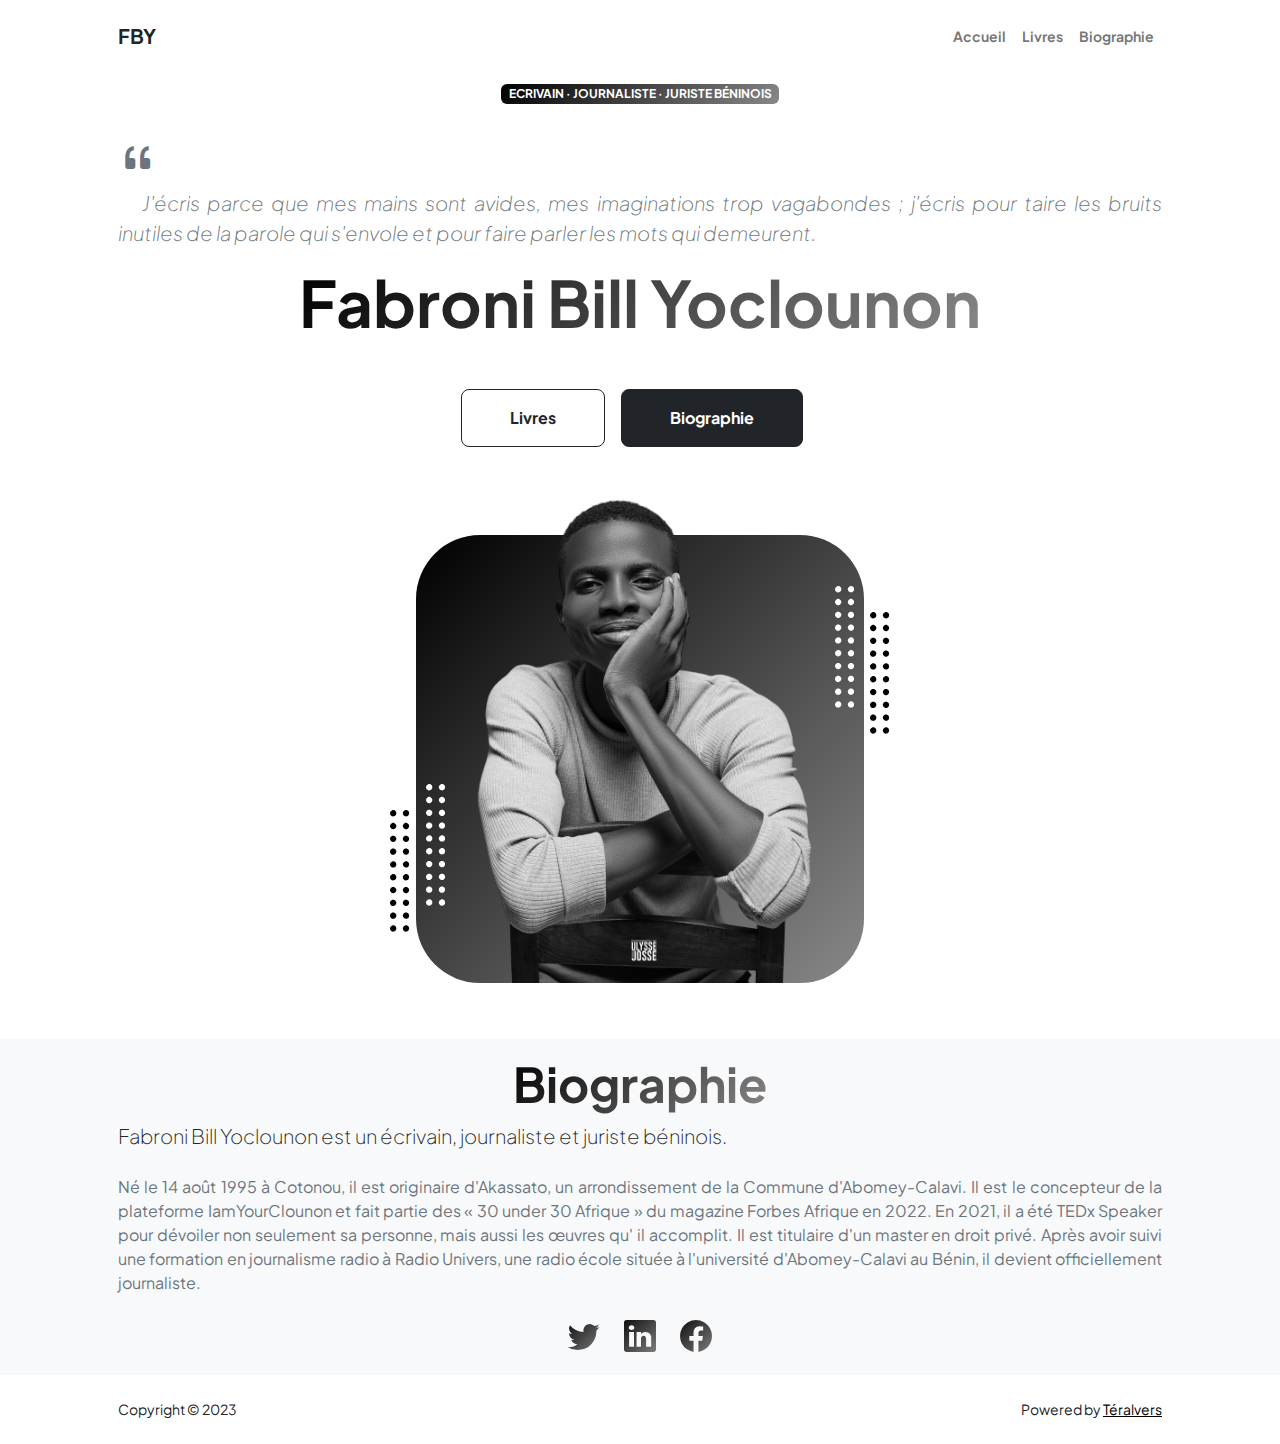
<file: index.html>
<!DOCTYPE html>
<html lang="en">

<head>
    <meta charset="utf-8" />
    <meta name="viewport" content="width=device-width, initial-scale=1, shrink-to-fit=no" />
    <meta name="description" content="" />
    <meta name="author" content="" />
    <title>Fabroni Bill Yoclounon</title>
    <!-- Favicon-->
    <link rel="icon" type="image/x-icon" href="assets/IMG_20220624_211317-removebg-preview.png" />
    <!-- Custom Google font-->
    <link rel="preconnect" href="https://fonts.googleapis.com" />
    <link rel="preconnect" href="https://fonts.gstatic.com" crossorigin />
    <link
        href="https://fonts.googleapis.com/css2?family=Plus+Jakarta+Sans:wght@100;200;300;400;500;600;700;800;900&amp;display=swap"
        rel="stylesheet" />
    <!-- Bootstrap icons-->
    <link href="https://cdn.jsdelivr.net/npm/bootstrap-icons@1.8.1/font/bootstrap-icons.css" rel="stylesheet" />
    <!-- Core theme CSS (includes Bootstrap)-->
    <link href="css/styles.css" rel="stylesheet" />
    <link href="css/personnel.css" rel="stylesheet" />
</head>

<body class="d-flex flex-column h-100">
    <div class="loader">
        <h1 class="display-3 fw-bolder"><span class="text-gradient d-inline">FBY</span></h1>
        <p>Chargement...</p>
    </div>
    <main class="flex-shrink-0">
        <!-- Navigation-->
        <nav class="navbar navbar-expand-lg navbar-light bg-white py-3">
            <div class="container px-5">
                <a class="navbar-brand" href="index.html"><span class="fw-bolder text-dark">FBY
                        </span></a>
                <button class="navbar-toggler" type="button" data-bs-toggle="collapse"
                    data-bs-target="#navbarSupportedContent" aria-controls="navbarSupportedContent"
                    aria-expanded="false" aria-label="Toggle navigation"><span
                        class="navbar-toggler-icon"></span></button>
                <div class="collapse navbar-collapse" id="navbarSupportedContent">
                    <ul class="navbar-nav ms-auto mb-2 mb-lg-0 small fw-bolder">
                        <li class="nav-item"><a class="nav-link" id="accueil_lien" href="#">Accueil</a></li>
                        <li class="nav-item"><a class="nav-link" id="livre_lien"
                                href="#">Livres</a></li>
                        <li class="nav-item"><a class="nav-link" id="a_propos_lien" href="#">Biographie</a></li>
                    </ul>
                </div>
            </div>
        </nav>

        <!-- Header-->
        <header class="py-2 accueil">
            <div class="container px-5 pb-5">
                <div class="row gx-5 align-items-center">
                    <div class="col-xxl-5">
                        <!-- Header text content-->
                        <div class="text-center text-xxl-start">
                            <div class="badge bg-gradient-primary-to-secondary text-white mb-4">
                                <div class="text-uppercase">Ecrivain &middot; journaliste &middot; juriste béninois
                                </div>
                            </div>
                            <div class="fs-5 fw-light text-muted" style="text-align: justify;">
                                <i class="bi bi-quote fs-1"></i><br>
                                <i>
                                    <span class="ms-4">
                                        J'écris parce que mes mains sont avides, mes imaginations trop vagabondes ;
                                        j'écris pour taire les bruits inutiles de la parole qui s'envole et pour
                                        faire
                                        parler les mots qui demeurent.
                                    </span>
                                </i>
                            </div>
                            <h1 class="display-3 fw-bolder mb-5 mt-3"><span class="text-gradient d-inline">Fabroni
                                    Bill
                                    Yoclounon</span></h1>
                            <div
                                class="d-grid gap-3 d-sm-flex justify-content-sm-center justify-content-xxl-start mb-3">
                                <a id="livre_lien2" class="btn btn-outline-dark btn-lg px-5 py-3 fs-6 fw-bolder"
                                    href="#">Livres</a>
                                <a id="a_propos_lien2" class="btn btn-dark btn-lg px-5 py-3 me-sm-3 fs-6 fw-bolder"
                                    href="#">Biographie</a>
                            </div>
                        </div>
                    </div>

                    <div class="col-xxl-7">
                        <!-- Header profile picture-->
                        <div class="d-flex justify-content-center mt-2 mt-xxl-0">
                            <div class="profile bg-gradient-primary-to-secondary">
                                <!-- TIP: For best results, use a photo with a transparent background like the demo example below-->
                                <!-- Watch a tutorial on how to do this on YouTube (link)-->
                                <img class="profile-img" src="assets/IMG_20220624_211317-removebg-preview.png"
                                    alt="..." />
                                <img class="profile-img" src="assets/bxill-removebg-preview2.png" style="width: 90.5%; border-radius: 0 0 5% 5%;" alt="..." />
                                
                                <div class="dots-1">
                                    <!-- SVG Dots-->
                                    <svg version="1.1" xmlns="http://www.w3.org/2000/svg"
                                        xmlns:xlink="http://www.w3.org/1999/xlink" x="0px" y="0px"
                                        viewBox="0 0 191.6 1215.4" style="enable-background: new 0 0 191.6 1215.4"
                                        xml:space="preserve">
                                        <g transform="translate(0.000000,1280.000000) scale(0.100000,-0.100000)">
                                            <path
                                                d="M227.7,12788.6c-105-35-200-141-222-248c-43-206,163-412,369-369c155,32,275,190,260,339c-11,105-90,213-190,262        C383.7,12801.6,289.7,12808.6,227.7,12788.6z">
                                            </path>
                                            <path
                                                d="M1507.7,12788.6c-151-50-253-216-222-362c25-119,136-230,254-255c194-41,395,142,375,339c-11,105-90,213-190,262        C1663.7,12801.6,1569.7,12808.6,1507.7,12788.6z">
                                            </path>
                                            <path
                                                d="M227.7,11508.6c-105-35-200-141-222-248c-43-206,163-412,369-369c155,32,275,190,260,339c-11,105-90,213-190,262        C383.7,11521.6,289.7,11528.6,227.7,11508.6z">
                                            </path>
                                            <path
                                                d="M1507.7,11508.6c-151-50-253-216-222-362c25-119,136-230,254-255c194-41,395,142,375,339c-11,105-90,213-190,262        C1663.7,11521.6,1569.7,11528.6,1507.7,11508.6z">
                                            </path>
                                            <path
                                                d="M227.7,10228.6c-105-35-200-141-222-248c-43-206,163-412,369-369c155,32,275,190,260,339c-11,105-90,213-190,262        C383.7,10241.6,289.7,10248.6,227.7,10228.6z">
                                            </path>
                                            <path
                                                d="M1507.7,10228.6c-105-35-200-141-222-248c-43-206,163-412,369-369c155,32,275,190,260,339c-11,105-90,213-190,262        C1663.7,10241.6,1569.7,10248.6,1507.7,10228.6z">
                                            </path>
                                            <path
                                                d="M227.7,8948.6c-105-35-200-141-222-248c-43-206,163-412,369-369c155,32,275,190,260,339c-11,105-90,213-190,262        C383.7,8961.6,289.7,8968.6,227.7,8948.6z">
                                            </path>
                                            <path
                                                d="M1507.7,8948.6c-105-35-200-141-222-248c-43-206,163-412,369-369c155,32,275,190,260,339c-11,105-90,213-190,262        C1663.7,8961.6,1569.7,8968.6,1507.7,8948.6z">
                                            </path>
                                            <path
                                                d="M227.7,7668.6c-105-35-200-141-222-248c-43-206,163-412,369-369c155,32,275,190,260,339c-11,105-90,213-190,262        C383.7,7681.6,289.7,7688.6,227.7,7668.6z">
                                            </path>
                                            <path
                                                d="M1507.7,7668.6c-105-35-200-141-222-248c-43-206,163-412,369-369c155,32,275,190,260,339c-11,105-90,213-190,262        C1663.7,7681.6,1569.7,7688.6,1507.7,7668.6z">
                                            </path>
                                            <path
                                                d="M227.7,6388.6c-105-35-200-141-222-248c-43-206,163-412,369-369c155,32,275,190,260,339c-11,105-90,213-190,262        C383.7,6401.6,289.7,6408.6,227.7,6388.6z">
                                            </path>
                                            <path
                                                d="M1507.7,6388.6c-105-35-200-141-222-248c-43-206,163-412,369-369c155,32,275,190,260,339c-11,105-90,213-190,262        C1663.7,6401.6,1569.7,6408.6,1507.7,6388.6z">
                                            </path>
                                            <path
                                                d="M227.7,5108.6c-105-35-200-141-222-248c-43-206,163-412,369-369c155,32,275,190,260,339c-11,105-90,213-190,262        C383.7,5121.6,289.7,5128.6,227.7,5108.6z">
                                            </path>
                                            <path
                                                d="M1507.7,5108.6c-105-35-200-141-222-248c-43-206,163-412,369-369c155,32,275,190,260,339c-11,105-90,213-190,262        C1663.7,5121.6,1569.7,5128.6,1507.7,5108.6z">
                                            </path>
                                            <path
                                                d="M227.7,3828.6c-105-35-200-141-222-248c-43-206,163-412,369-369c155,32,275,190,260,339c-11,105-90,213-190,262        C383.7,3841.6,289.7,3848.6,227.7,3828.6z">
                                            </path>
                                            <path
                                                d="M1507.7,3828.6c-105-35-200-141-222-248c-43-206,163-412,369-369c155,32,275,190,260,339c-11,105-90,213-190,262        C1663.7,3841.6,1569.7,3848.6,1507.7,3828.6z">
                                            </path>
                                            <path
                                                d="M227.7,2548.6c-105-35-200-141-222-248c-43-206,163-412,369-369c155,32,275,190,260,339c-11,105-90,213-190,262        C383.7,2561.6,289.7,2568.6,227.7,2548.6z">
                                            </path>
                                            <path
                                                d="M1507.7,2548.6c-105-35-200-141-222-248c-43-206,163-412,369-369c155,32,275,190,260,339c-11,105-90,213-190,262        C1663.7,2561.6,1569.7,2568.6,1507.7,2548.6z">
                                            </path>
                                            <path
                                                d="M227.7,1268.6c-105-35-200-141-222-248c-43-206,163-412,369-369c155,32,275,190,260,339c-11,105-90,213-190,262        C383.7,1281.6,289.7,1288.6,227.7,1268.6z">
                                            </path>
                                            <path
                                                d="M1507.7,1268.6c-105-35-200-141-222-248c-43-206,163-412,369-369c155,32,275,190,260,339c-11,105-90,213-190,262        C1663.7,1281.6,1569.7,1288.6,1507.7,1268.6z">
                                            </path>
                                        </g>
                                    </svg>
                                    <!-- END of SVG dots-->
                                </div>
                                <div class="dots-2">
                                    <!-- SVG Dots-->
                                    <svg version="1.1" xmlns="http://www.w3.org/2000/svg"
                                        xmlns:xlink="http://www.w3.org/1999/xlink" x="0px" y="0px"
                                        viewBox="0 0 191.6 1215.4" style="enable-background: new 0 0 191.6 1215.4"
                                        xml:space="preserve">
                                        <g transform="translate(0.000000,1280.000000) scale(0.100000,-0.100000)">
                                            <path
                                                d="M227.7,12788.6c-105-35-200-141-222-248c-43-206,163-412,369-369c155,32,275,190,260,339c-11,105-90,213-190,262        C383.7,12801.6,289.7,12808.6,227.7,12788.6z">
                                            </path>
                                            <path
                                                d="M1507.7,12788.6c-151-50-253-216-222-362c25-119,136-230,254-255c194-41,395,142,375,339c-11,105-90,213-190,262        C1663.7,12801.6,1569.7,12808.6,1507.7,12788.6z">
                                            </path>
                                            <path
                                                d="M227.7,11508.6c-105-35-200-141-222-248c-43-206,163-412,369-369c155,32,275,190,260,339c-11,105-90,213-190,262        C383.7,11521.6,289.7,11528.6,227.7,11508.6z">
                                            </path>
                                            <path
                                                d="M1507.7,11508.6c-151-50-253-216-222-362c25-119,136-230,254-255c194-41,395,142,375,339c-11,105-90,213-190,262        C1663.7,11521.6,1569.7,11528.6,1507.7,11508.6z">
                                            </path>
                                            <path
                                                d="M227.7,10228.6c-105-35-200-141-222-248c-43-206,163-412,369-369c155,32,275,190,260,339c-11,105-90,213-190,262        C383.7,10241.6,289.7,10248.6,227.7,10228.6z">
                                            </path>
                                            <path
                                                d="M1507.7,10228.6c-105-35-200-141-222-248c-43-206,163-412,369-369c155,32,275,190,260,339c-11,105-90,213-190,262        C1663.7,10241.6,1569.7,10248.6,1507.7,10228.6z">
                                            </path>
                                            <path
                                                d="M227.7,8948.6c-105-35-200-141-222-248c-43-206,163-412,369-369c155,32,275,190,260,339c-11,105-90,213-190,262        C383.7,8961.6,289.7,8968.6,227.7,8948.6z">
                                            </path>
                                            <path
                                                d="M1507.7,8948.6c-105-35-200-141-222-248c-43-206,163-412,369-369c155,32,275,190,260,339c-11,105-90,213-190,262        C1663.7,8961.6,1569.7,8968.6,1507.7,8948.6z">
                                            </path>
                                            <path
                                                d="M227.7,7668.6c-105-35-200-141-222-248c-43-206,163-412,369-369c155,32,275,190,260,339c-11,105-90,213-190,262        C383.7,7681.6,289.7,7688.6,227.7,7668.6z">
                                            </path>
                                            <path
                                                d="M1507.7,7668.6c-105-35-200-141-222-248c-43-206,163-412,369-369c155,32,275,190,260,339c-11,105-90,213-190,262        C1663.7,7681.6,1569.7,7688.6,1507.7,7668.6z">
                                            </path>
                                            <path
                                                d="M227.7,6388.6c-105-35-200-141-222-248c-43-206,163-412,369-369c155,32,275,190,260,339c-11,105-90,213-190,262        C383.7,6401.6,289.7,6408.6,227.7,6388.6z">
                                            </path>
                                            <path
                                                d="M1507.7,6388.6c-105-35-200-141-222-248c-43-206,163-412,369-369c155,32,275,190,260,339c-11,105-90,213-190,262        C1663.7,6401.6,1569.7,6408.6,1507.7,6388.6z">
                                            </path>
                                            <path
                                                d="M227.7,5108.6c-105-35-200-141-222-248c-43-206,163-412,369-369c155,32,275,190,260,339c-11,105-90,213-190,262        C383.7,5121.6,289.7,5128.6,227.7,5108.6z">
                                            </path>
                                            <path
                                                d="M1507.7,5108.6c-105-35-200-141-222-248c-43-206,163-412,369-369c155,32,275,190,260,339c-11,105-90,213-190,262        C1663.7,5121.6,1569.7,5128.6,1507.7,5108.6z">
                                            </path>
                                            <path
                                                d="M227.7,3828.6c-105-35-200-141-222-248c-43-206,163-412,369-369c155,32,275,190,260,339c-11,105-90,213-190,262        C383.7,3841.6,289.7,3848.6,227.7,3828.6z">
                                            </path>
                                            <path
                                                d="M1507.7,3828.6c-105-35-200-141-222-248c-43-206,163-412,369-369c155,32,275,190,260,339c-11,105-90,213-190,262        C1663.7,3841.6,1569.7,3848.6,1507.7,3828.6z">
                                            </path>
                                            <path
                                                d="M227.7,2548.6c-105-35-200-141-222-248c-43-206,163-412,369-369c155,32,275,190,260,339c-11,105-90,213-190,262        C383.7,2561.6,289.7,2568.6,227.7,2548.6z">
                                            </path>
                                            <path
                                                d="M1507.7,2548.6c-105-35-200-141-222-248c-43-206,163-412,369-369c155,32,275,190,260,339c-11,105-90,213-190,262        C1663.7,2561.6,1569.7,2568.6,1507.7,2548.6z">
                                            </path>
                                            <path
                                                d="M227.7,1268.6c-105-35-200-141-222-248c-43-206,163-412,369-369c155,32,275,190,260,339c-11,105-90,213-190,262        C383.7,1281.6,289.7,1288.6,227.7,1268.6z">
                                            </path>
                                            <path
                                                d="M1507.7,1268.6c-105-35-200-141-222-248c-43-206,163-412,369-369c155,32,275,190,260,339c-11,105-90,213-190,262        C1663.7,1281.6,1569.7,1288.6,1507.7,1268.6z">
                                            </path>
                                        </g>
                                    </svg>
                                    <!-- END of SVG dots-->
                                </div>
                                <div class="dots-3">
                                    <!-- SVG Dots-->
                                    <svg version="1.1" xmlns="http://www.w3.org/2000/svg"
                                        xmlns:xlink="http://www.w3.org/1999/xlink" x="0px" y="0px"
                                        viewBox="0 0 191.6 1215.4" style="enable-background: new 0 0 191.6 1215.4"
                                        xml:space="preserve">
                                        <g transform="translate(0.000000,1280.000000) scale(0.100000,-0.100000)">
                                            <path
                                                d="M227.7,12788.6c-105-35-200-141-222-248c-43-206,163-412,369-369c155,32,275,190,260,339c-11,105-90,213-190,262        C383.7,12801.6,289.7,12808.6,227.7,12788.6z">
                                            </path>
                                            <path
                                                d="M1507.7,12788.6c-151-50-253-216-222-362c25-119,136-230,254-255c194-41,395,142,375,339c-11,105-90,213-190,262        C1663.7,12801.6,1569.7,12808.6,1507.7,12788.6z">
                                            </path>
                                            <path
                                                d="M227.7,11508.6c-105-35-200-141-222-248c-43-206,163-412,369-369c155,32,275,190,260,339c-11,105-90,213-190,262        C383.7,11521.6,289.7,11528.6,227.7,11508.6z">
                                            </path>
                                            <path
                                                d="M1507.7,11508.6c-151-50-253-216-222-362c25-119,136-230,254-255c194-41,395,142,375,339c-11,105-90,213-190,262        C1663.7,11521.6,1569.7,11528.6,1507.7,11508.6z">
                                            </path>
                                            <path
                                                d="M227.7,10228.6c-105-35-200-141-222-248c-43-206,163-412,369-369c155,32,275,190,260,339c-11,105-90,213-190,262        C383.7,10241.6,289.7,10248.6,227.7,10228.6z">
                                            </path>
                                            <path
                                                d="M1507.7,10228.6c-105-35-200-141-222-248c-43-206,163-412,369-369c155,32,275,190,260,339c-11,105-90,213-190,262        C1663.7,10241.6,1569.7,10248.6,1507.7,10228.6z">
                                            </path>
                                            <path
                                                d="M227.7,8948.6c-105-35-200-141-222-248c-43-206,163-412,369-369c155,32,275,190,260,339c-11,105-90,213-190,262        C383.7,8961.6,289.7,8968.6,227.7,8948.6z">
                                            </path>
                                            <path
                                                d="M1507.7,8948.6c-105-35-200-141-222-248c-43-206,163-412,369-369c155,32,275,190,260,339c-11,105-90,213-190,262        C1663.7,8961.6,1569.7,8968.6,1507.7,8948.6z">
                                            </path>
                                            <path
                                                d="M227.7,7668.6c-105-35-200-141-222-248c-43-206,163-412,369-369c155,32,275,190,260,339c-11,105-90,213-190,262        C383.7,7681.6,289.7,7688.6,227.7,7668.6z">
                                            </path>
                                            <path
                                                d="M1507.7,7668.6c-105-35-200-141-222-248c-43-206,163-412,369-369c155,32,275,190,260,339c-11,105-90,213-190,262        C1663.7,7681.6,1569.7,7688.6,1507.7,7668.6z">
                                            </path>
                                            <path
                                                d="M227.7,6388.6c-105-35-200-141-222-248c-43-206,163-412,369-369c155,32,275,190,260,339c-11,105-90,213-190,262        C383.7,6401.6,289.7,6408.6,227.7,6388.6z">
                                            </path>
                                            <path
                                                d="M1507.7,6388.6c-105-35-200-141-222-248c-43-206,163-412,369-369c155,32,275,190,260,339c-11,105-90,213-190,262        C1663.7,6401.6,1569.7,6408.6,1507.7,6388.6z">
                                            </path>
                                            <path
                                                d="M227.7,5108.6c-105-35-200-141-222-248c-43-206,163-412,369-369c155,32,275,190,260,339c-11,105-90,213-190,262        C383.7,5121.6,289.7,5128.6,227.7,5108.6z">
                                            </path>
                                            <path
                                                d="M1507.7,5108.6c-105-35-200-141-222-248c-43-206,163-412,369-369c155,32,275,190,260,339c-11,105-90,213-190,262        C1663.7,5121.6,1569.7,5128.6,1507.7,5108.6z">
                                            </path>
                                            <path
                                                d="M227.7,3828.6c-105-35-200-141-222-248c-43-206,163-412,369-369c155,32,275,190,260,339c-11,105-90,213-190,262        C383.7,3841.6,289.7,3848.6,227.7,3828.6z">
                                            </path>
                                            <path
                                                d="M1507.7,3828.6c-105-35-200-141-222-248c-43-206,163-412,369-369c155,32,275,190,260,339c-11,105-90,213-190,262        C1663.7,3841.6,1569.7,3848.6,1507.7,3828.6z">
                                            </path>
                                            <path
                                                d="M227.7,2548.6c-105-35-200-141-222-248c-43-206,163-412,369-369c155,32,275,190,260,339c-11,105-90,213-190,262        C383.7,2561.6,289.7,2568.6,227.7,2548.6z">
                                            </path>
                                            <path
                                                d="M1507.7,2548.6c-105-35-200-141-222-248c-43-206,163-412,369-369c155,32,275,190,260,339c-11,105-90,213-190,262        C1663.7,2561.6,1569.7,2568.6,1507.7,2548.6z">
                                            </path>
                                            <path
                                                d="M227.7,1268.6c-105-35-200-141-222-248c-43-206,163-412,369-369c155,32,275,190,260,339c-11,105-90,213-190,262        C383.7,1281.6,289.7,1288.6,227.7,1268.6z">
                                            </path>
                                            <path
                                                d="M1507.7,1268.6c-105-35-200-141-222-248c-43-206,163-412,369-369c155,32,275,190,260,339c-11,105-90,213-190,262        C1663.7,1281.6,1569.7,1288.6,1507.7,1268.6z">
                                            </path>
                                        </g>
                                    </svg>
                                    <!-- END of SVG dots-->
                                </div>
                                <div class="dots-4">
                                    <!-- SVG Dots-->
                                    <svg version="1.1" xmlns="http://www.w3.org/2000/svg"
                                        xmlns:xlink="http://www.w3.org/1999/xlink" x="0px" y="0px"
                                        viewBox="0 0 191.6 1215.4" style="enable-background: new 0 0 191.6 1215.4"
                                        xml:space="preserve">
                                        <g transform="translate(0.000000,1280.000000) scale(0.100000,-0.100000)">
                                            <path
                                                d="M227.7,12788.6c-105-35-200-141-222-248c-43-206,163-412,369-369c155,32,275,190,260,339c-11,105-90,213-190,262        C383.7,12801.6,289.7,12808.6,227.7,12788.6z">
                                            </path>
                                            <path
                                                d="M1507.7,12788.6c-151-50-253-216-222-362c25-119,136-230,254-255c194-41,395,142,375,339c-11,105-90,213-190,262        C1663.7,12801.6,1569.7,12808.6,1507.7,12788.6z">
                                            </path>
                                            <path
                                                d="M227.7,11508.6c-105-35-200-141-222-248c-43-206,163-412,369-369c155,32,275,190,260,339c-11,105-90,213-190,262        C383.7,11521.6,289.7,11528.6,227.7,11508.6z">
                                            </path>
                                            <path
                                                d="M1507.7,11508.6c-151-50-253-216-222-362c25-119,136-230,254-255c194-41,395,142,375,339c-11,105-90,213-190,262        C1663.7,11521.6,1569.7,11528.6,1507.7,11508.6z">
                                            </path>
                                            <path
                                                d="M227.7,10228.6c-105-35-200-141-222-248c-43-206,163-412,369-369c155,32,275,190,260,339c-11,105-90,213-190,262        C383.7,10241.6,289.7,10248.6,227.7,10228.6z">
                                            </path>
                                            <path
                                                d="M1507.7,10228.6c-105-35-200-141-222-248c-43-206,163-412,369-369c155,32,275,190,260,339c-11,105-90,213-190,262        C1663.7,10241.6,1569.7,10248.6,1507.7,10228.6z">
                                            </path>
                                            <path
                                                d="M227.7,8948.6c-105-35-200-141-222-248c-43-206,163-412,369-369c155,32,275,190,260,339c-11,105-90,213-190,262        C383.7,8961.6,289.7,8968.6,227.7,8948.6z">
                                            </path>
                                            <path
                                                d="M1507.7,8948.6c-105-35-200-141-222-248c-43-206,163-412,369-369c155,32,275,190,260,339c-11,105-90,213-190,262        C1663.7,8961.6,1569.7,8968.6,1507.7,8948.6z">
                                            </path>
                                            <path
                                                d="M227.7,7668.6c-105-35-200-141-222-248c-43-206,163-412,369-369c155,32,275,190,260,339c-11,105-90,213-190,262        C383.7,7681.6,289.7,7688.6,227.7,7668.6z">
                                            </path>
                                            <path
                                                d="M1507.7,7668.6c-105-35-200-141-222-248c-43-206,163-412,369-369c155,32,275,190,260,339c-11,105-90,213-190,262        C1663.7,7681.6,1569.7,7688.6,1507.7,7668.6z">
                                            </path>
                                            <path
                                                d="M227.7,6388.6c-105-35-200-141-222-248c-43-206,163-412,369-369c155,32,275,190,260,339c-11,105-90,213-190,262        C383.7,6401.6,289.7,6408.6,227.7,6388.6z">
                                            </path>
                                            <path
                                                d="M1507.7,6388.6c-105-35-200-141-222-248c-43-206,163-412,369-369c155,32,275,190,260,339c-11,105-90,213-190,262        C1663.7,6401.6,1569.7,6408.6,1507.7,6388.6z">
                                            </path>
                                            <path
                                                d="M227.7,5108.6c-105-35-200-141-222-248c-43-206,163-412,369-369c155,32,275,190,260,339c-11,105-90,213-190,262        C383.7,5121.6,289.7,5128.6,227.7,5108.6z">
                                            </path>
                                            <path
                                                d="M1507.7,5108.6c-105-35-200-141-222-248c-43-206,163-412,369-369c155,32,275,190,260,339c-11,105-90,213-190,262        C1663.7,5121.6,1569.7,5128.6,1507.7,5108.6z">
                                            </path>
                                            <path
                                                d="M227.7,3828.6c-105-35-200-141-222-248c-43-206,163-412,369-369c155,32,275,190,260,339c-11,105-90,213-190,262        C383.7,3841.6,289.7,3848.6,227.7,3828.6z">
                                            </path>
                                            <path
                                                d="M1507.7,3828.6c-105-35-200-141-222-248c-43-206,163-412,369-369c155,32,275,190,260,339c-11,105-90,213-190,262        C1663.7,3841.6,1569.7,3848.6,1507.7,3828.6z">
                                            </path>
                                            <path
                                                d="M227.7,2548.6c-105-35-200-141-222-248c-43-206,163-412,369-369c155,32,275,190,260,339c-11,105-90,213-190,262        C383.7,2561.6,289.7,2568.6,227.7,2548.6z">
                                            </path>
                                            <path
                                                d="M1507.7,2548.6c-105-35-200-141-222-248c-43-206,163-412,369-369c155,32,275,190,260,339c-11,105-90,213-190,262        C1663.7,2561.6,1569.7,2568.6,1507.7,2548.6z">
                                            </path>
                                            <path
                                                d="M227.7,1268.6c-105-35-200-141-222-248c-43-206,163-412,369-369c155,32,275,190,260,339c-11,105-90,213-190,262        C383.7,1281.6,289.7,1288.6,227.7,1268.6z">
                                            </path>
                                            <path
                                                d="M1507.7,1268.6c-105-35-200-141-222-248c-43-206,163-412,369-369c155,32,275,190,260,339c-11,105-90,213-190,262        C1663.7,1281.6,1569.7,1288.6,1507.7,1268.6z">
                                            </path>
                                        </g>
                                    </svg>
                                    <!-- END of SVG dots-->
                                </div>
                            </div>
                        </div>
                    </div>
                </div>
            </div>
        </header>
        <!-- About Section-->
        <section class="bg-light py-2 accueil" id="a_propos">
            <div class="container px-5">
                <div class="row gx-5 justify-content-center">
                    <div class="col-xxl-8">
                        <div class="text-center my-2">
                            <h2 class="display-5 fw-bolder"><span class="text-gradient d-inline">Biographie</span>
                            </h2>
                            <p class="lead fw-light mb-4 fs-5" style="text-align: justify;">Fabroni Bill Yoclounon est un écrivain, journaliste et
                                juriste
                                béninois.</p>
                            <p class="text-muted" style="text-align: justify;">
                                Né le 14 août 1995 à Cotonou, il est originaire d'Akassato, un arrondissement de la
                                Commune d'Abomey-Calavi. Il est le concepteur de la plateforme IamYourClounon et
                                fait
                                partie des « 30 under 30 Afrique » du magazine Forbes Afrique en 2022. En 2021, il a
                                été
                                TEDx Speaker pour dévoiler non seulement sa personne, mais aussi les œuvres qu' il
                                accomplit.
                                Il est titulaire d'un master en droit privé. Après avoir suivi une formation en
                                journalisme radio à Radio Univers, une radio école située à l'université
                                d'Abomey-Calavi
                                au Bénin, il devient officiellement journaliste.
                            </p>
                            <div class="d-flex justify-content-center fs-2 gap-4">

                                <a class="text-gradient" href="https://twitter.com/FabroniYoc"><i
                                        class="bi bi-twitter"></i></a>

                                <a class="text-gradient"
                                    href="https://www.linkedin.com/in/fabroni-bill-y%C9%94clounon-4b3910178/?originalSubdomain=bj"><i
                                        class="bi bi-linkedin"></i></a>

                                <a class="text-gradient"
                                    href="https://www.facebook.com/fabroni.yoclounon/?locale=fr_FR"><i
                                        class="bi bi-facebook"></i></a>
                            </div>
                        </div>
                    </div>
                </div>
            </div>
        </section>

        <!-- Projects Section-->
        <section class="py-5 livres">
            <div class="container px-md-5 px-lg-5 px-sm-5 px-xs-4 mb-5">
                <div class="text-center mb-5">
                    <h1 class="display-5 fw-bolder mb-0"><span class="text-gradient d-inline">Mes Livres</span></h1>
                </div>
                <div class="row gx-5 justify-content-center">
                    <div class="col-lg-11 col-xl-9 col-xxl-8">
                        <!-- Project Card 1-->
                        <div class="card overflow-hidden shadow rounded-4 border-0 mb-5">
                            <div class="card-body p-0">
                                <div
                                    class="d-flex flex-lg-row flex-md-row flex-sm-column-reverse flex-xs-column-reverse align-items-center">
                                    <div class="p-5">
                                        <h2 class="fw-bolder"><i>Ces filles qu'on oublie jamais</i></h2>
                                        <p class="text-justify">
                                            Un recueil de nouvelles paru en 2021 et composé de dix nouvelles qui
                                            décrivent la Femme comme figure de la société. L'auteur écrit d'ailleurs
                                            en 4ème de couverture: <br>

                                            <i>« Chaque femme est un visage de la société. Chaque nouvelle de ce
                                                recueil dépeint une femme, donc une part de notre communauté. »</i>
                                            <br>
                                        </p>
                                        <a href="https://wa.me/22996963800" class="btn btn-dark">Acheter</a>
                                    </div>
                                    <img class="img-fluid w-xs-100 w-md-15em w-sm-100 h-lg-100 h-md-100 w-lg-30em h-xl-100 w-xl-25em" src="assets/livre3.jpg" alt="..." />
                                </div>
                            </div>
                        </div>
                        <!-- Project Card 2-->
                        <div class="card overflow-hidden shadow rounded-4 border-0 mb-5">
                            <div class="card-body p-0">
                                <div
                                    class="d-flex flex-lg-row flex-md-row flex-xs-column-reverse flex-sm-column-reverse align-items-center">
                                    <div class="p-5">
                                        <h2 class="fw-bolder"><i>Les Héritiers du mal</i></h2>
                                        <p class="text-justify">
                                            Deuxième livre de l'auteur paru en 2017 : c'est un théâtre intitulé
                                            <i>Les Héritiers du mal</i> publié dans un recueil de théâtres avec pour
                                            titre « Au nom de tous ces cons ».
                                            Paru sous Les Éditions Plurielles, ce recueil est le fruit de la dixième
                                            édition du Concours national d'écriture « Plumes Dorées ».
                                            Son texte récompensé à ce Concours en 2017 traite de la question des
                                            successions et héritage dans les familles polygamiques au Bénin.
                                        </p>
                                        <a href="https://wa.me/22996963800" class="btn btn-dark">Acheter</a>
                                    </div>
                                    <img class="img-fluid w-xs-100 w-md-15em w-sm-100 h-lg-100 h-md-100 w-lg-30em h-xl-100 w-xl-25em" src="assets/pretre2.jpg" alt="..." />
                                </div>
                            </div>
                        </div>

                        <!-- Project Card 2-->
                        <div class="card overflow-hidden shadow rounded-4 border-0">
                            <div class="card-body p-0">
                                <div class="d-flex flex-lg-row flex-md-row flex-xs-column-reverse flex-sm-column-reverse align-items-center">
                                    <div class="p-5">
                                        <h2 class="fw-bolder"><i>Il n'est pas facile d'être prêtre</i></h2>
                                        <p class="text-justify">
                                            Premier livre de l'auteur paru en 2016 : c'est une Pièce de théâtre
                                            intitulée
                                            <i>Il n'est pas facile d'être prêtre</i> publiée aux Éditions
                                            Nouveautés.
                                            Ce livre trace l'histoire d'une jeune femme amoureuse d'un jeune Prêtre.
                                            Ce livre est parmi les finalistes de la première édition du Grand Prix
                                            Littéraire du Bénin,
                                            une initiative qui récompense les meilleurs acteurs de la chaîne du
                                            livre béninois.
                                        </p>
                                        <a href="https://wa.me/22996963800" class="btn btn-dark">Acheter</a>
                                    </div>
                                    <img class="img-fluid w-xs-100 w-md-15em w-sm-100 h-lg-100 h-md-100 w-lg-30em h-xl-100 w-xl-25em" src="assets/pretre2.jpg" alt="..." />
                                </div>
                            </div>
                        </div>
                    </div>
                </div>
            </div>
        </section>
        <!-- Call to action section-->
        <section class="livres py-5 bg-gradient-primary-to-secondary text-white">
            <div class="container px-lg-5 px-md-5 px-sm-5 px-xs-3 my-5">
                <div class="text-center">
                    <h2 class="display-4 fw-bolder mb-4">Besoin de me joindre ?</h2>
                    <a class="btn btn-outline-light btn-lg px-5 py-3 fs-6 fw-bolder"
                        href="https://wa.me/22996963800">Contactez-moi</a>
                </div>
            </div>
        </section>

    </main>
    <!-- Footer-->
    <footer class="bg-white py-4 mt-auto">
        <div class="container px-5">
            <div class="row align-items-center justify-content-between flex-column flex-sm-row">
                <div class="col-auto">
                    <div class="small m-0">Copyright &copy; 2023</div>
                </div>
                <div class="col-auto small">
                    Powered by
                    <a class="big" style="color: black;" href="#">Téralvers</a>

                </div>
            </div>
        </div>
    </footer>
    <!-- Bootstrap core JS-->
    <script src="https://cdn.jsdelivr.net/npm/bootstrap@5.2.3/dist/js/bootstrap.bundle.min.js"></script>
    <!-- Core theme JS-->
    <script src="js/scripts.js"></script>
    <script src="js/main.js"></script>
</body>

</html>
</file>
<file: css/personnel.css>
@media screen and (max-width: 575px) {
    .flex-xs-column-reverse {
        flex-direction: column-reverse !important;
    }

    .p-xs-5 {
        padding: 2rem !important;
    }

    .px-xs-3 {
        padding-right: 1rem !important;
        padding-left: 1rem !important;
    }
    .px-xs-4 {
        padding-right: 1.5rem !important;
        padding-left: 1.5rem !important;
    }

    .w-xs-100 {
        width: 100%;
    }

}

@media (min-width: 576px) {
    .w-sm-100 {
        width: 100%;
    }
}

@media (min-width: 768px) {
    .w-md-100 {
        width: 100%;
    }
    
    .w-md-10em {
        width: 10em;
    }
    
    .w-md-15em {
        width: 15em;
    }

    .w-md-20em {
        width: 20em;
    }

    .w-md-50em {
        width: 50em;
    }

    .w-md-100em {
        width: 100em;
    }

    .w-md-150em {
        width: 150em;
    }
    
    .h-md-100 {
        height: 100vh;
    }
}

@media (min-width: 992px) {
    .w-lg-100 {
        width: 100%;
    }

    .w-lg-250em {
        width: 250em;
    }
    .w-lg-150em {
        width: 150em;
    }

    .w-lg-100em {
        width: 100em;
    }

    .w-lg-200em {
        width: 200em;
    }

    .w-lg-30em {
        width: 30em;
    }

    .h-lg-100 {
        height: 100vh;
    }
}

@media (min-width: 1200px) {
    .w-xl-25em {
        width: 25em;
    }

    .h-xl-100 {
        height: 100vh;
    }
}

.text-justify {
    text-align: justify;
}

.loader {
    position: fixed;
    top: 0;
    bottom: 0;
    left: 0;
    right: 0;
    width: 100%;
    height: 100vh;
    z-index: 5;
    display: flex;
    flex-direction: column;
    justify-content: center;
    align-items: center;
    background-color: white;
}

.loader.end { 
    visibility: hidden;
    transition: visibility 2s ease-in-out;
}
</file>
